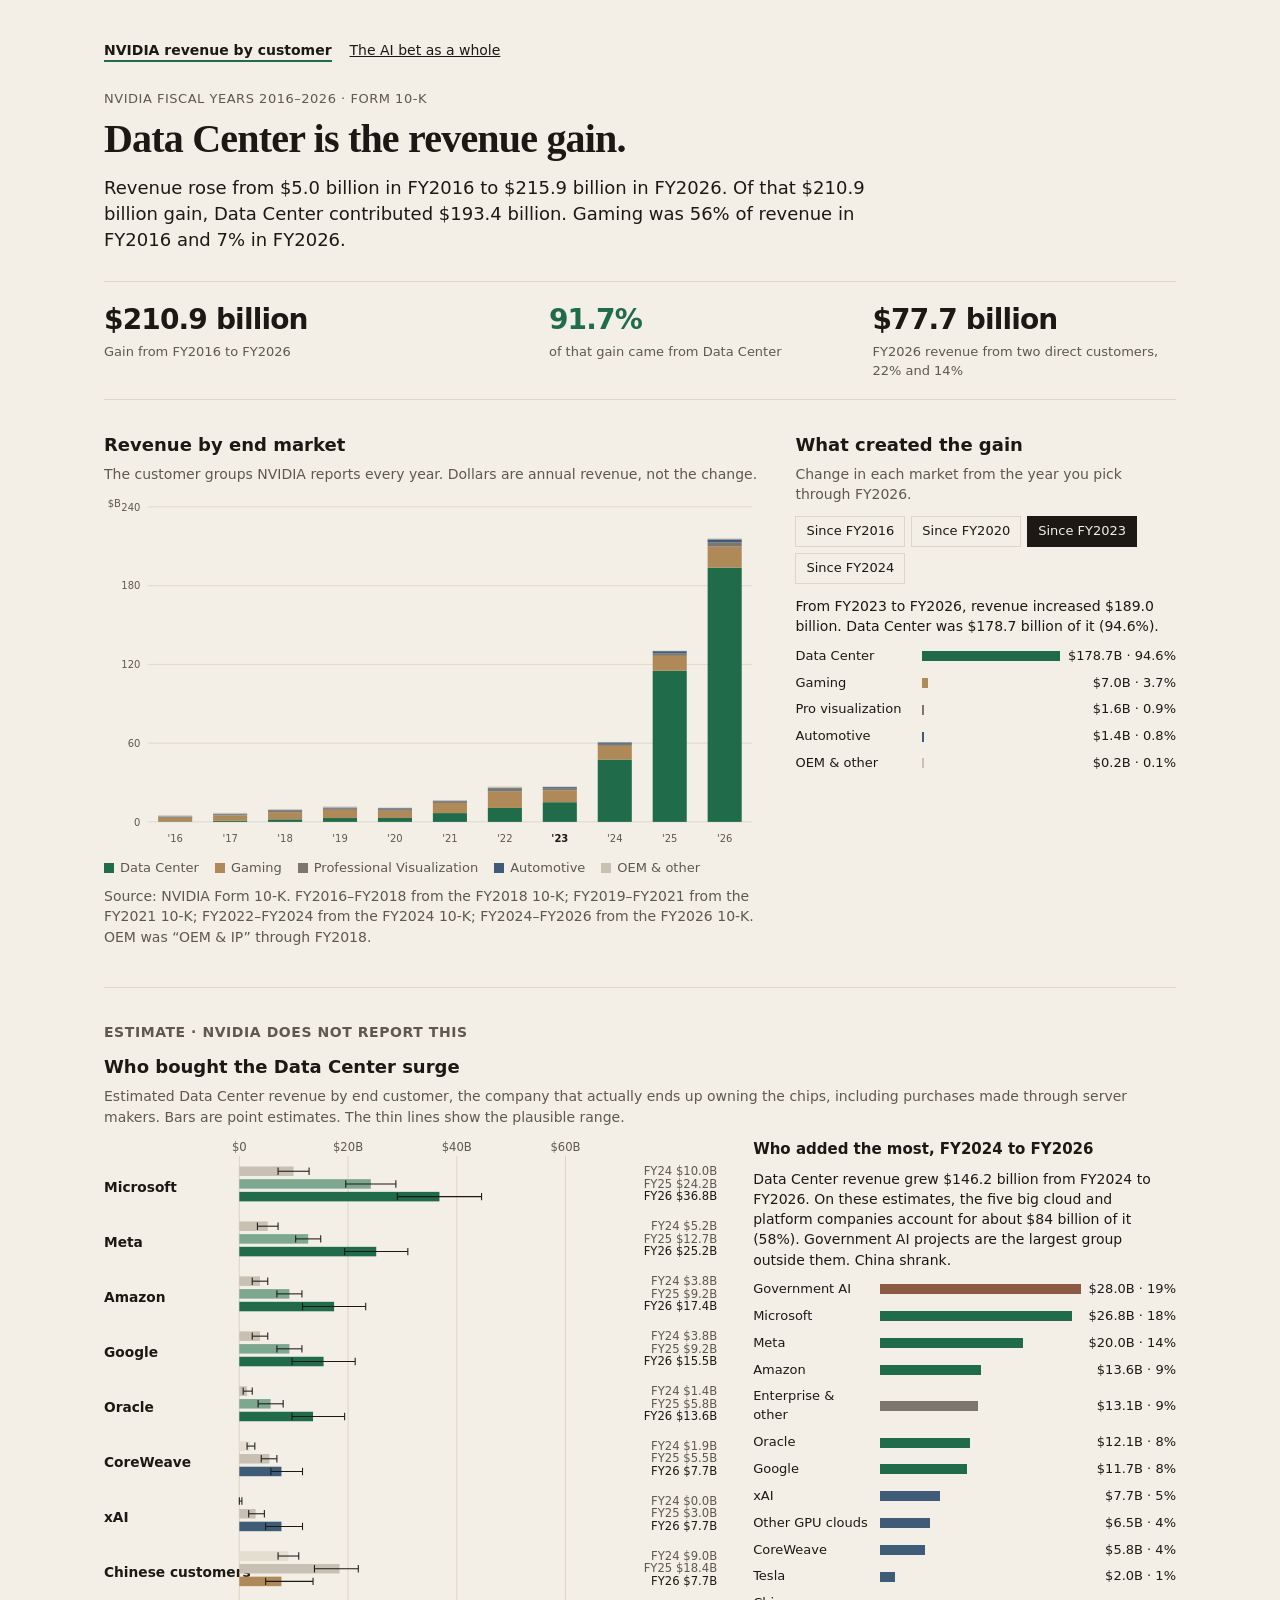
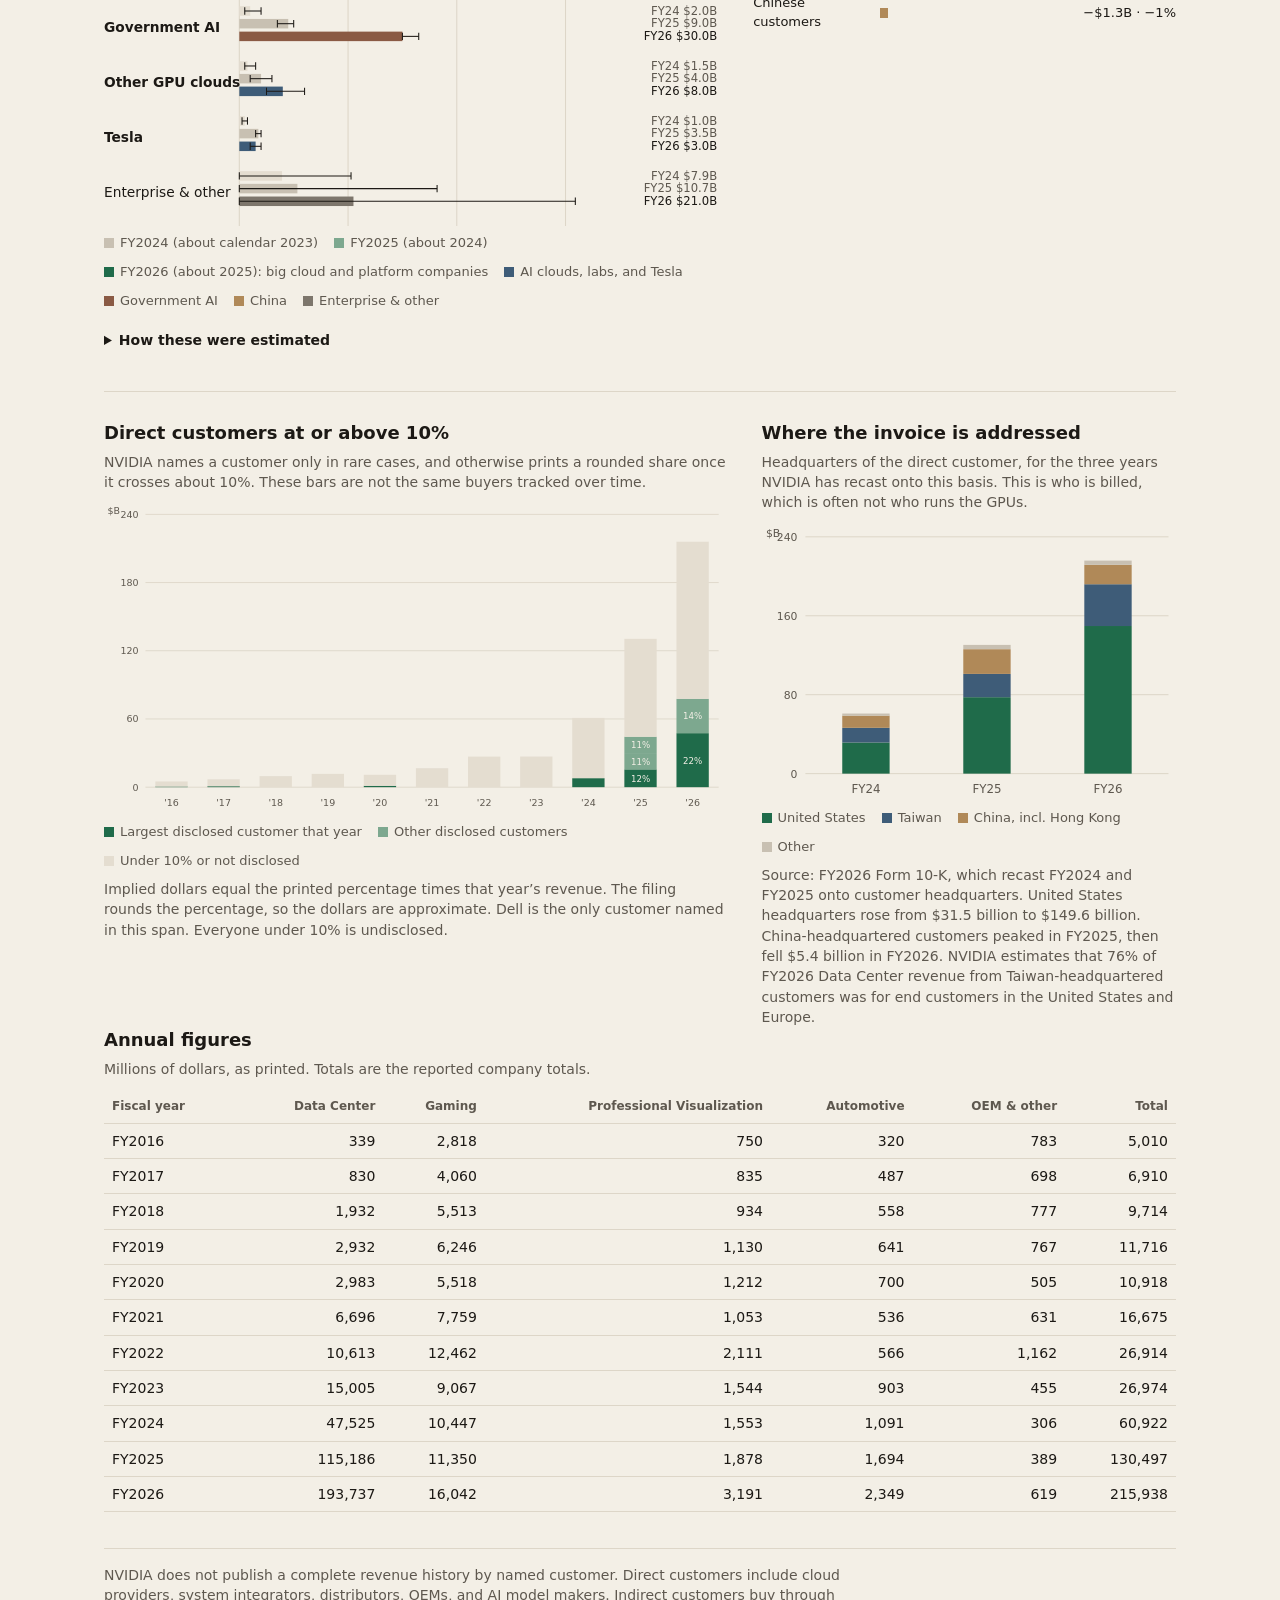
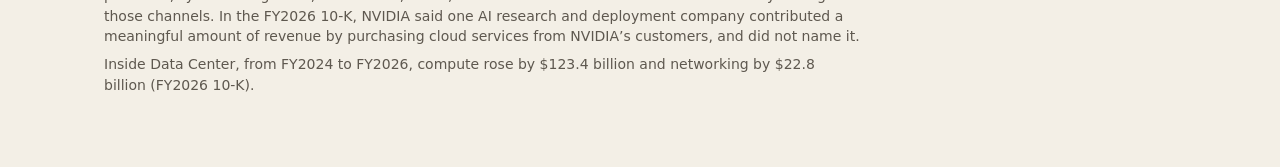
<file: index.html>
<!DOCTYPE html>
<html lang="en">
<head>
  <meta charset="UTF-8" />
  <meta name="viewport" content="width=device-width, initial-scale=1" />
  <title>NVIDIA revenue gain by customer</title>
  <link rel="stylesheet" href="styles.css" />
</head>
<body>
  <main>
    <nav class="sitenav">
      <a href="index.html" aria-current="page">NVIDIA revenue by customer</a>
      <a href="bet.html">The AI bet as a whole</a>
    </nav>

    <header class="mast">
      <p class="kicker">NVIDIA fiscal years 2016–2026 · Form 10-K</p>
      <h1>Data Center is the revenue gain.</h1>
      <p class="lede" id="lede"></p>
    </header>

    <section class="stats" id="stats" aria-label="Headline figures"></section>

    <section class="exhibit">
      <div class="exhibit-main">
        <div class="exhibit-head">
          <h2>Revenue by end market</h2>
          <p>The customer groups NVIDIA reports every year. Dollars are annual revenue, not the change.</p>
        </div>
        <div id="market-chart" class="chart"></div>
        <p class="caption">Source: NVIDIA Form 10-K. FY2016–FY2018 from the FY2018 10-K; FY2019–FY2021 from the FY2021 10-K; FY2022–FY2024 from the FY2024 10-K; FY2024–FY2026 from the FY2026 10-K. OEM was “OEM &amp; IP” through FY2018.</p>
      </div>
      <aside class="gain" id="gain">
        <div class="exhibit-head">
          <h2>What created the gain</h2>
          <p>Change in each market from the year you pick through FY2026.</p>
        </div>
        <div class="baselines" id="baselines" role="group" aria-label="Baseline fiscal year"></div>
        <p class="gain-summary" id="gain-summary"></p>
        <div id="gain-chart"></div>
      </aside>
    </section>

    <section class="estimates">
      <div class="exhibit-head">
        <p class="kicker est-flag">Estimate · NVIDIA does not report this</p>
        <h2>Who bought the Data Center surge</h2>
        <p>Estimated Data Center revenue by end customer, the company that actually ends up owning the chips, including purchases made through server makers. Bars are point estimates. The thin lines show the plausible range.</p>
      </div>
      <div class="est-grid">
        <div>
          <div id="est-chart" class="chart"></div>
        </div>
        <aside>
          <h3>Who added the most, FY2024 to FY2026</h3>
          <p class="gain-summary" id="est-summary"></p>
          <div id="est-gain"></div>
        </aside>
      </div>
      <details class="method">
        <summary>How these were estimated</summary>
        <ul>
          <li><strong>Hyperscalers.</strong> Starting points are Bloomberg analyst estimates (Microsoft about 19% of NVIDIA revenue, Meta 9–10%, Amazon 6–7.5%, Alphabet 5.6–7%) and Omdia’s 2024 Hopper unit counts (Microsoft 485,000, Meta 224,000, Amazon 196,000, Google 169,000, Oracle 125,000). These are reconciled to NVIDIA’s statements that large cloud providers were about 50% of Data Center revenue, and that the top five were “a little over 50%” by the January 2026 quarter. This follows Epoch AI’s published methodology.</li>
          <li><strong>Oracle.</strong> Uses Omdia’s 2024 count, then Oracle’s capex growth (about $11 billion in 2024 to about $35 billion in the year through November 2025) and the Stargate Abilene buildout for OpenAI.</li>
          <li><strong>CoreWeave.</strong> Capex was $2.9 billion in 2023, $8.7 billion in 2024, and $10.3 billion in 2025, with most of it going to NVIDIA systems.</li>
          <li><strong>xAI.</strong> Colossus 1 came online in 2024 with about 100,000 H100s, followed by roughly 200,000 GPUs. Colossus 2 was financed in 2025 with a $20 billion GPU-backed raise.</li>
          <li><strong>China.</strong> China was about 20–25% of Data Center revenue before export controls tightened. H20 sales were $4.6 billion in the April 2025 quarter, and sales then effectively stopped. Customer-headquarters revenue for China was $12.3 billion, $25.0 billion, and $19.7 billion for FY2024–FY2026 across all markets, including gaming.</li>
          <li><strong>Government AI.</strong> This is NVIDIA’s own “sovereign AI” figure: more than $30 billion in FY2026, more than triple the year before, driven mainly by customers based in Canada, France, the Netherlands, Singapore, and the UK. NVIDIA had earlier said the FY2026 total would be more than double FY2025, which puts FY2025 near $9–10 billion. FY2024 is a rough guess because the category was just emerging. NVIDIA counts these by customer location, so national cloud companies such as Nebius (Netherlands) and Nscale (UK) are likely counted here as well as government-funded supercomputers.</li>
          <li><strong>Other GPU clouds.</strong> US AI clouds other than CoreWeave, such as Lambda, Crusoe, Together AI, and Applied Digital, plus smaller labs that buy directly. Their spending is mostly private, so this group has a wide range.</li>
          <li><strong>Tesla.</strong> Elon Musk said Tesla would spend $3–4 billion on NVIDIA hardware in 2024. Tesla finished its 50,000-H100 Cortex cluster in late 2024 and guided to more than $5 billion of AI-related capex in 2025, about two-thirds of which goes to NVIDIA hardware for training clusters.</li>
          <li><strong>Enterprise &amp; other</strong> is whatever remains after everything above: banks, drugmakers, carmakers, telecom companies, national labs and universities, and smaller internet companies, mostly buying through Dell, HPE, Lenovo, and Supermicro. Because it is a remainder, it carries the errors of every other estimate, and its range is the widest.</li>
          <li><strong>OpenAI and Anthropic</strong> mostly rent NVIDIA capacity from Microsoft, Oracle, CoreWeave, Amazon, and Google, so their demand is counted inside those companies.</li>
          <li>Estimates are rounded shares applied to reported Data Center revenue. Treat any single figure as uncertain by several billion dollars.</li>
        </ul>
      </details>
    </section>

    <section class="split">
      <div>
        <div class="exhibit-head">
          <h2>Direct customers at or above 10%</h2>
          <p>NVIDIA names a customer only in rare cases, and otherwise prints a rounded share once it crosses about 10%. These bars are not the same buyers tracked over time.</p>
        </div>
        <div id="customer-chart" class="chart"></div>
        <p class="caption">Implied dollars equal the printed percentage times that year’s revenue. The filing rounds the percentage, so the dollars are approximate. Dell is the only customer named in this span. Everyone under 10% is undisclosed.</p>
      </div>
      <div>
        <div class="exhibit-head">
          <h2>Where the invoice is addressed</h2>
          <p>Headquarters of the direct customer, for the three years NVIDIA has recast onto this basis. This is who is billed, which is often not who runs the GPUs.</p>
        </div>
        <div id="geo-chart"></div>
        <p class="caption">Source: FY2026 Form 10-K, which recast FY2024 and FY2025 onto customer headquarters. United States headquarters rose from $31.5 billion to $149.6 billion. China-headquartered customers peaked in FY2025, then fell $5.4 billion in FY2026. NVIDIA estimates that 76% of FY2026 Data Center revenue from Taiwan-headquartered customers was for end customers in the United States and Europe.</p>
      </div>
    </section>

    <section>
      <div class="exhibit-head">
        <h2>Annual figures</h2>
        <p>Millions of dollars, as printed. Totals are the reported company totals.</p>
      </div>
      <div class="table-wrap">
        <table id="table"></table>
      </div>
    </section>

    <footer>
      <p>NVIDIA does not publish a complete revenue history by named customer. Direct customers include cloud providers, system integrators, distributors, OEMs, and AI model makers. Indirect customers buy through those channels. In the FY2026 10-K, NVIDIA said one AI research and deployment company contributed a meaningful amount of revenue by purchasing cloud services from NVIDIA’s customers, and did not name it.</p>
      <p>Inside Data Center, from FY2024 to FY2026, compute rose by $123.4 billion and networking by $22.8 billion (FY2026 10-K).</p>
    </footer>
  </main>
  <div id="tip" class="tip" hidden></div>
  <script src="data.js"></script>
  <script src="app.js"></script>
</body>
</html>
</file>
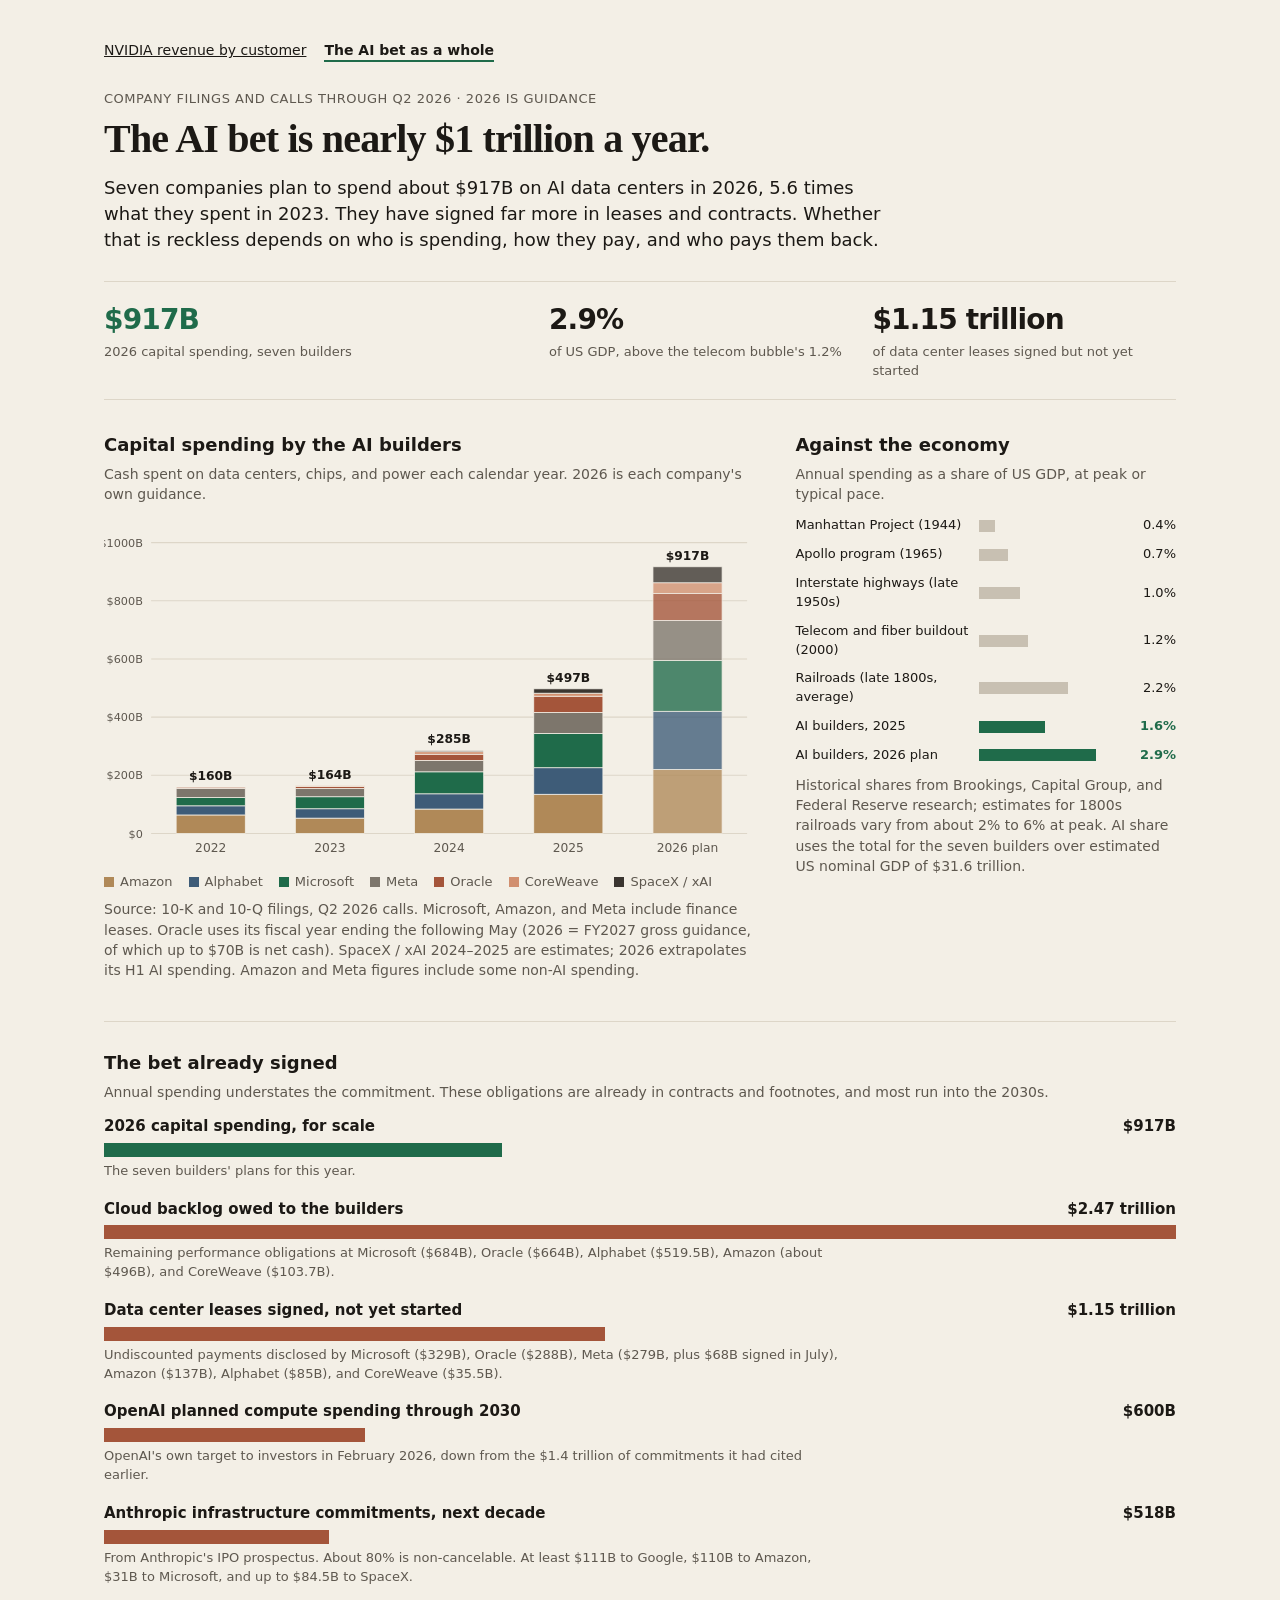
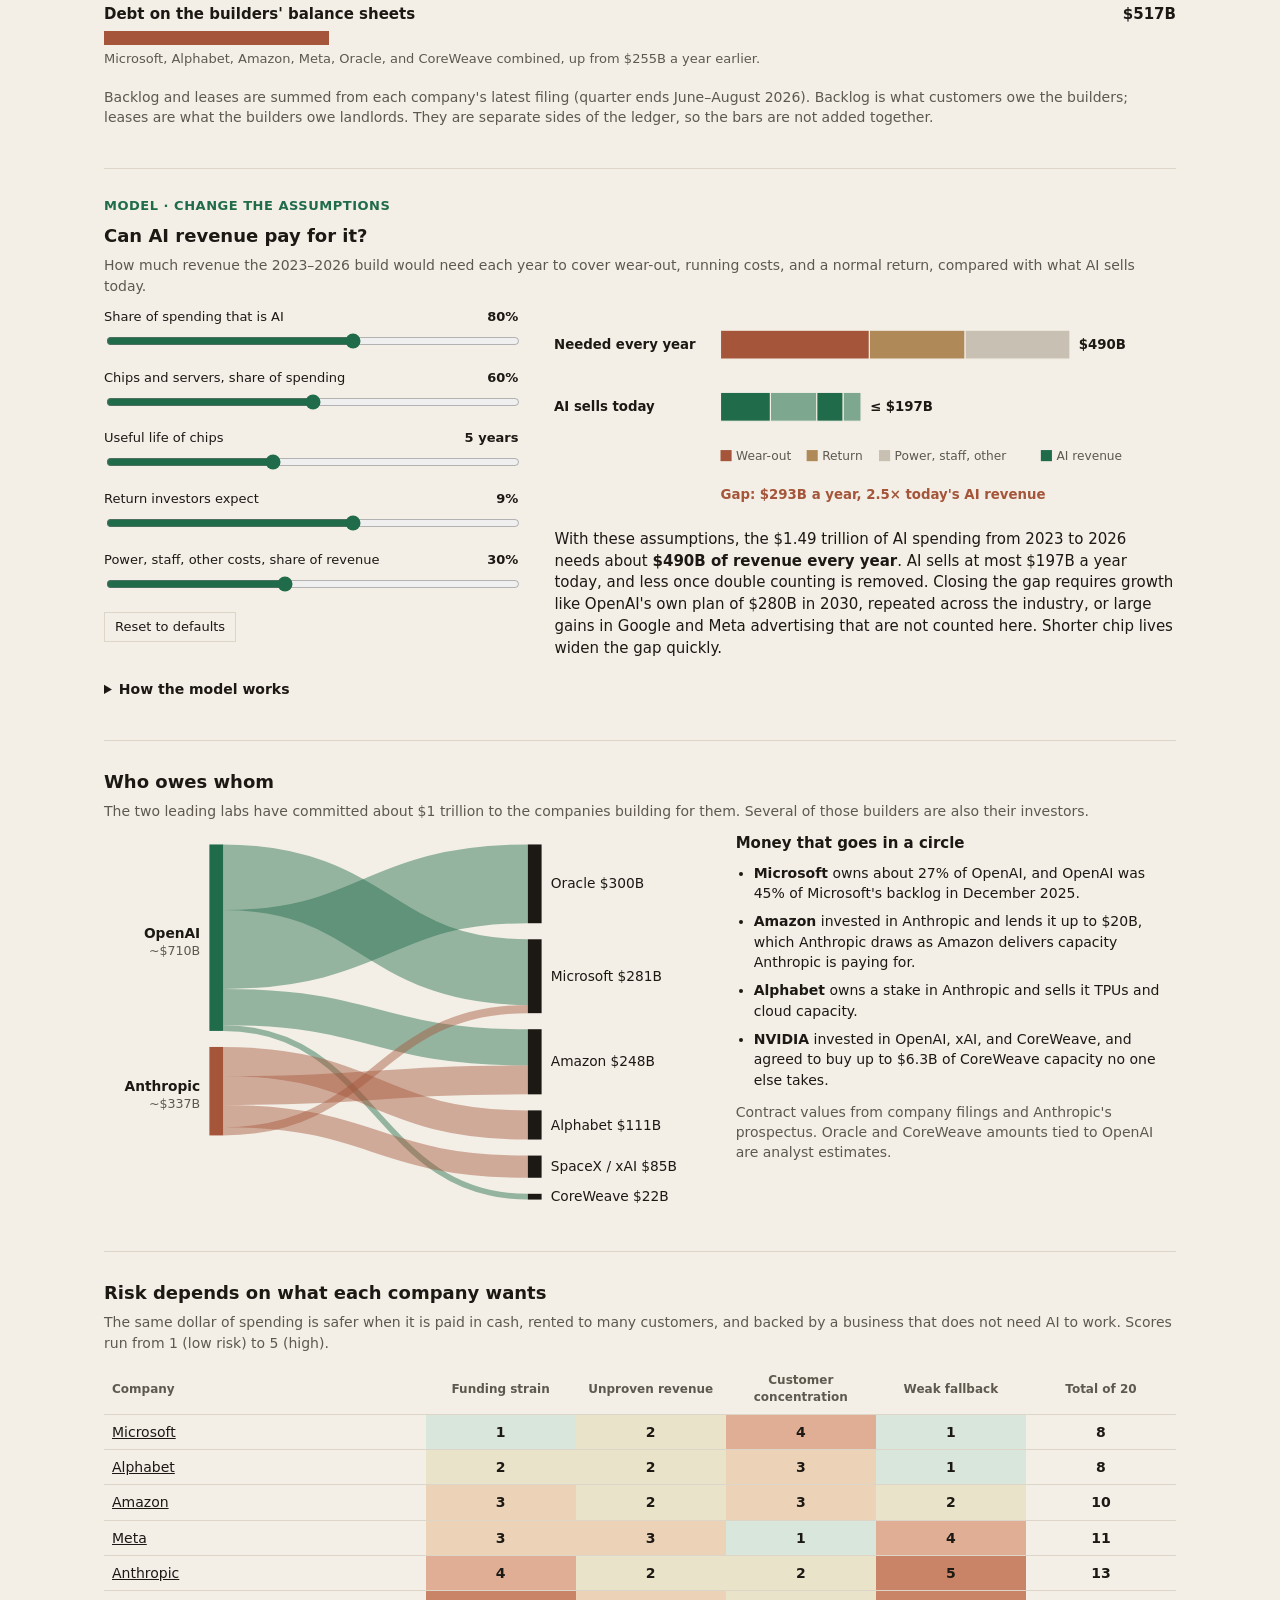
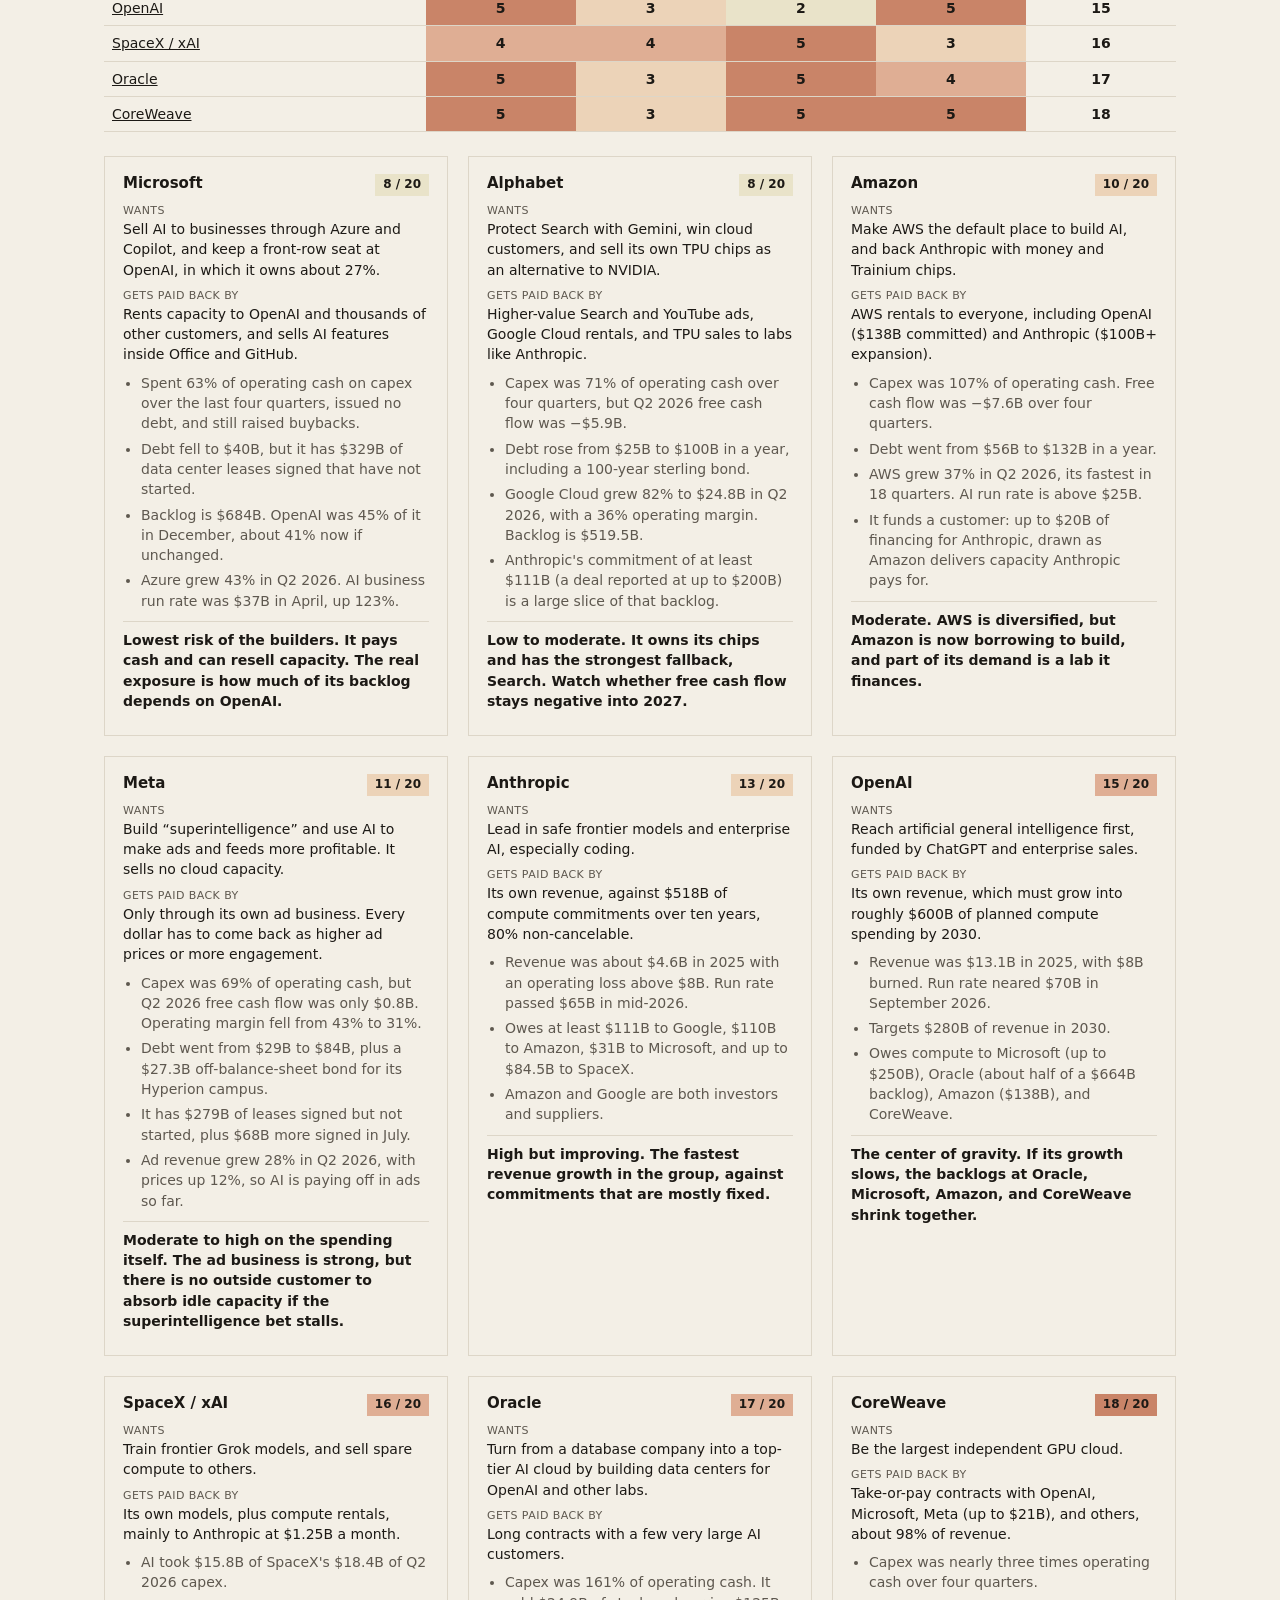
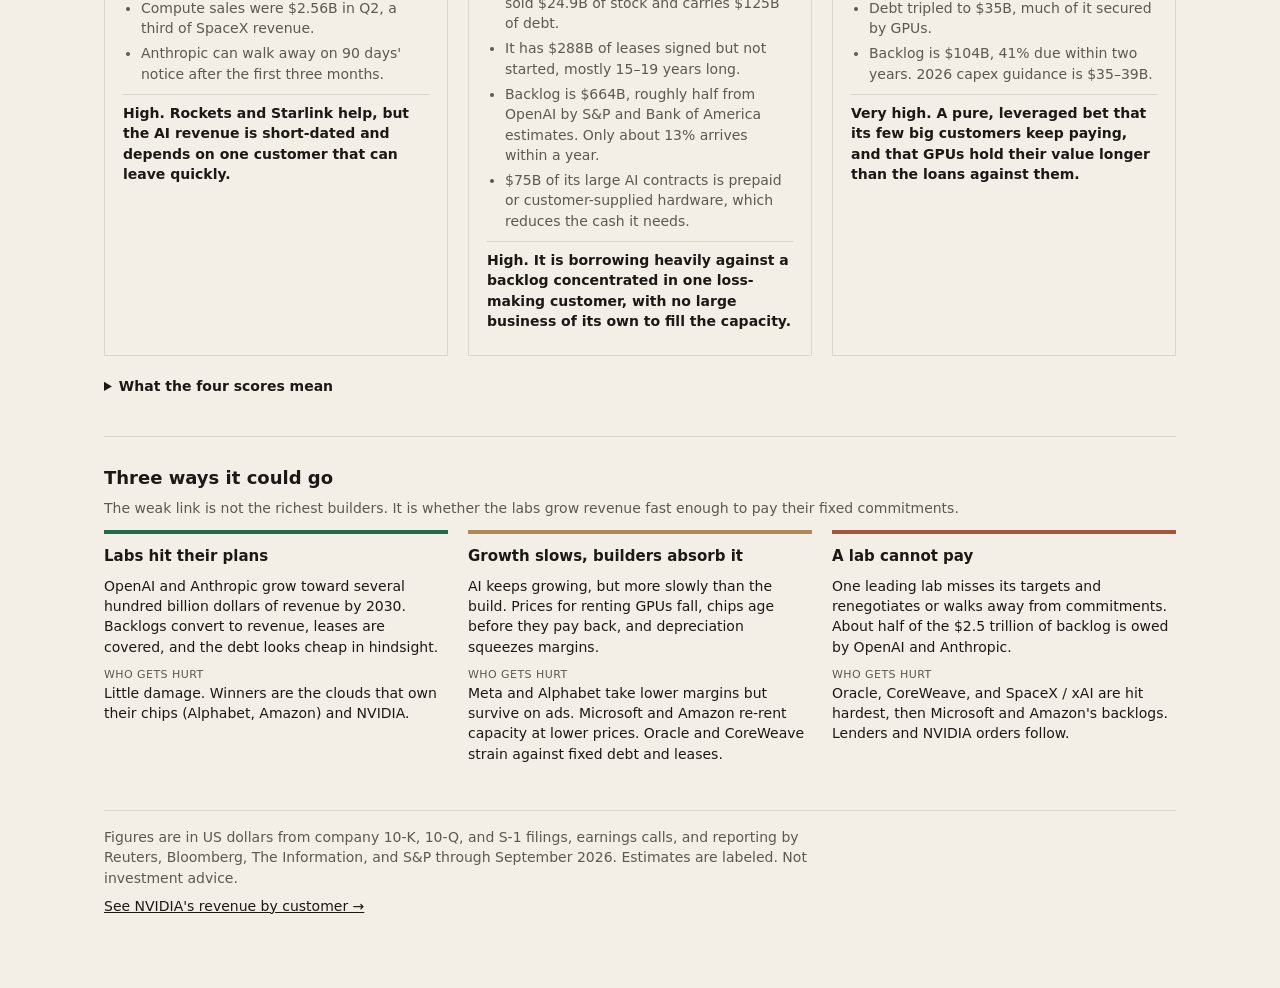
<file: bet.html>
<!DOCTYPE html>
<html lang="en">
<head>
  <meta charset="UTF-8" />
  <meta name="viewport" content="width=device-width, initial-scale=1" />
  <title>The AI bet, sized and stress-tested</title>
  <link rel="stylesheet" href="styles.css" />
</head>
<body>
  <main>
    <nav class="sitenav">
      <a href="index.html">NVIDIA revenue by customer</a>
      <a href="bet.html" aria-current="page">The AI bet as a whole</a>
    </nav>

    <header class="mast">
      <p class="kicker">Company filings and calls through Q2 2026 · 2026 is guidance</p>
      <h1>The AI bet is nearly $1 trillion a year.</h1>
      <p class="lede" id="lede"></p>
    </header>

    <section class="stats" id="stats" aria-label="Headline figures"></section>

    <section class="exhibit">
      <div class="exhibit-main">
        <div class="exhibit-head">
          <h2>Capital spending by the AI builders</h2>
          <p>Cash spent on data centers, chips, and power each calendar year. 2026 is each company's own guidance.</p>
        </div>
        <div id="capex-chart" class="chart"></div>
        <p class="caption">Source: 10-K and 10-Q filings, Q2 2026 calls. Microsoft, Amazon, and Meta include finance leases. Oracle uses its fiscal year ending the following May (2026 = FY2027 gross guidance, of which up to $70B is net cash). SpaceX / xAI 2024–2025 are estimates; 2026 extrapolates its H1 AI spending. Amazon and Meta figures include some non-AI spending.</p>
      </div>
      <aside>
        <div class="exhibit-head">
          <h2>Against the economy</h2>
          <p>Annual spending as a share of US GDP, at peak or typical pace.</p>
        </div>
        <div id="gdp-chart" class="chart"></div>
        <p class="caption">Historical shares from Brookings, Capital Group, and Federal Reserve research; estimates for 1800s railroads vary from about 2% to 6% at peak. AI share uses the total for the seven builders over estimated US nominal GDP of $31.6 trillion.</p>
      </aside>
    </section>

    <section class="block">
      <div class="exhibit-head">
        <h2>The bet already signed</h2>
        <p>Annual spending understates the commitment. These obligations are already in contracts and footnotes, and most run into the 2030s.</p>
      </div>
      <div id="commit-chart"></div>
      <p class="caption">Backlog and leases are summed from each company's latest filing (quarter ends June–August 2026). Backlog is what customers owe the builders; leases are what the builders owe landlords. They are separate sides of the ledger, so the bars are not added together.</p>
    </section>

    <section class="block">
      <p class="kicker"><span class="est-flag">Model · change the assumptions</span></p>
      <div class="exhibit-head">
        <h2>Can AI revenue pay for it?</h2>
        <p>How much revenue the 2023–2026 build would need each year to cover wear-out, running costs, and a normal return, compared with what AI sells today.</p>
      </div>
      <div class="model-grid">
        <div class="controls" id="controls"></div>
        <div>
          <div id="gap-chart" class="chart"></div>
          <p class="gap-summary" id="gap-summary"></p>
        </div>
      </div>
      <details class="method">
        <summary>How the model works</summary>
        <ul>
          <li>Starts from the seven builders' capital spending in 2023–2026, multiplied by the share you set as AI-related.</li>
          <li>Each year it has to recover <strong>wear-out</strong>: the chip and server share spread over the chip life you choose, the buildings and power share over 20 years.</li>
          <li>It also has to earn the <strong>return</strong> you set on the full amount invested, which is what a lender or shareholder expects.</li>
          <li>Electricity, staff, and other <strong>running costs</strong> take the share of revenue you set. Required revenue = (wear-out + return) ÷ (1 − running-cost share).</li>
          <li>AI revenue today counts OpenAI and Anthropic run rates plus Microsoft and AWS AI run rates. These overlap, because lab payments to clouds are counted twice, so the true figure is lower. It excludes AI's effect on Google and Meta advertising, which is real but not reported separately.</li>
          <li>Run rates annualize the latest month or quarter. Recognized revenue for 2025 was far lower: $13.1B at OpenAI and about $4.6B at Anthropic.</li>
        </ul>
      </details>
    </section>

    <section class="block">
      <div class="exhibit-head">
        <h2>Who owes whom</h2>
        <p>The two leading labs have committed about $1 trillion to the companies building for them. Several of those builders are also their investors.</p>
      </div>
      <div class="split-even">
        <div id="flow-chart" class="chart"></div>
        <div class="circle-notes">
          <h3>Money that goes in a circle</h3>
          <ul>
            <li><strong>Microsoft</strong> owns about 27% of OpenAI, and OpenAI was 45% of Microsoft's backlog in December 2025.</li>
            <li><strong>Amazon</strong> invested in Anthropic and lends it up to $20B, which Anthropic draws as Amazon delivers capacity Anthropic is paying for.</li>
            <li><strong>Alphabet</strong> owns a stake in Anthropic and sells it TPUs and cloud capacity.</li>
            <li><strong>NVIDIA</strong> invested in OpenAI, xAI, and CoreWeave, and agreed to buy up to $6.3B of CoreWeave capacity no one else takes.</li>
          </ul>
          <p class="caption">Contract values from company filings and Anthropic's prospectus. Oracle and CoreWeave amounts tied to OpenAI are analyst estimates.</p>
        </div>
      </div>
    </section>

    <section class="block">
      <div class="exhibit-head">
        <h2>Risk depends on what each company wants</h2>
        <p>The same dollar of spending is safer when it is paid in cash, rented to many customers, and backed by a business that does not need AI to work. Scores run from 1 (low risk) to 5 (high).</p>
      </div>
      <div id="risk-matrix" class="table-wrap"></div>
      <div id="risk-cards" class="cards"></div>
      <details class="method">
        <summary>What the four scores mean</summary>
        <ul>
          <li><strong>Funding strain:</strong> how far capex exceeds operating cash, and how fast debt and off-balance-sheet leases are growing.</li>
          <li><strong>Unproven revenue:</strong> how much of the payback is still a forecast rather than revenue already arriving.</li>
          <li><strong>Customer concentration:</strong> how much depends on one or two customers, usually OpenAI or Anthropic.</li>
          <li><strong>Weak fallback:</strong> what happens to the capacity and the company if AI demand disappoints. A cloud with thousands of customers can re-rent it; a company with no other business cannot.</li>
          <li>Scores are judgment calls based on the facts on each card, not a formula.</li>
        </ul>
      </details>
    </section>

    <section class="block">
      <div class="exhibit-head">
        <h2>Three ways it could go</h2>
        <p>The weak link is not the richest builders. It is whether the labs grow revenue fast enough to pay their fixed commitments.</p>
      </div>
      <div class="scenarios" id="scenarios"></div>
    </section>

    <footer>
      <p>Figures are in US dollars from company 10-K, 10-Q, and S-1 filings, earnings calls, and reporting by Reuters, Bloomberg, The Information, and S&amp;P through September 2026. Estimates are labeled. Not investment advice.</p>
      <p><a href="index.html">See NVIDIA's revenue by customer →</a></p>
    </footer>
  </main>
  <div class="tip" id="tip" hidden></div>
  <script src="bet-data.js"></script>
  <script src="bet.js"></script>
</body>
</html>
</file>
<file: styles.css>
:root {
  --paper: #f3efe6;
  --ink: #1c1915;
  --muted: #5e584f;
  --line: #ddd6c8;
  --dc: #1f6b4a;
  --gaming: #b08958;
  --proviz: #7d766c;
  --auto: #3e5c78;
  --oem: #c8c0b2;
  --disclosed: #1f6b4a;
  --other-disclosed: #7da88f;
  --rest: #e4ddd0;
  --us: #1f6b4a;
  --taiwan: #3e5c78;
  --china: #b08958;
  --geo-other: #c8c0b2;
  --sovereign: #8a5a44;
  --amazon: #b08958;
  --alphabet: #3e5c78;
  --microsoft: #1f6b4a;
  --meta: #7d766c;
  --oracle: #a4553a;
  --coreweave: #d18f6f;
  --xai: #3a3530;
  --max: 1120px;
}

* { box-sizing: border-box; }

body {
  margin: 0;
  background: var(--paper);
  color: var(--ink);
  font-family: "Segoe UI", system-ui, sans-serif;
  font-size: 16px;
  line-height: 1.45;
}

main {
  max-width: var(--max);
  margin: 0 auto;
  padding: 40px 24px 64px;
}

.kicker {
  margin: 0 0 8px;
  color: var(--muted);
  font-size: 13px;
  letter-spacing: 0.04em;
  text-transform: uppercase;
}

h1 {
  margin: 0;
  font-family: Palatino, "Palatino Linotype", Georgia, serif;
  font-size: 40px;
  font-weight: 600;
  letter-spacing: -0.02em;
  line-height: 1.1;
}

h2 {
  margin: 0;
  font-size: 18px;
  font-weight: 650;
}

.lede {
  max-width: 68ch;
  margin: 14px 0 0;
  font-size: 18px;
}

.stats {
  display: grid;
  grid-template-columns: 1.4fr 1fr 1fr;
  gap: 20px;
  margin: 28px 0 8px;
  padding: 18px 0;
  border-top: 1px solid var(--line);
  border-bottom: 1px solid var(--line);
}

.stat .value {
  font-variant-numeric: tabular-nums;
  font-size: 28px;
  font-weight: 650;
  letter-spacing: -0.03em;
}

.stat .value.accent { color: var(--dc); }

.stat .label {
  color: var(--muted);
  font-size: 13px;
  margin-top: 2px;
}

.exhibit {
  display: grid;
  grid-template-columns: 1.55fr 0.9fr;
  gap: 36px;
  margin-top: 32px;
}

.exhibit-head p,
.caption,
footer p,
.gain-summary {
  color: var(--muted);
  font-size: 14px;
}

.exhibit-head p { margin: 6px 0 12px; }

.chart svg, #gain-chart svg, #geo-chart svg {
  display: block;
  width: 100%;
  height: auto;
}

.caption { margin: 8px 0 0; }

.gain {
  padding-top: 0;
}

.baselines {
  display: flex;
  flex-wrap: wrap;
  gap: 6px;
  margin-bottom: 12px;
}

.baselines button {
  border: 1px solid var(--line);
  background: transparent;
  color: var(--ink);
  font: inherit;
  font-size: 13px;
  padding: 5px 10px;
  cursor: pointer;
}

.baselines button[aria-pressed="true"] {
  background: var(--ink);
  color: var(--paper);
  border-color: var(--ink);
}

.gain-summary {
  margin: 0 0 10px;
  color: var(--ink);
}

.gain-row {
  display: grid;
  grid-template-columns: 7.4rem minmax(2.5rem, 1fr) auto;
  gap: 8px;
  align-items: center;
  margin: 8px 0;
  font-size: 13px;
}

.gain-track { display: block; }

.gain-bar {
  display: block;
  height: 10px;
  min-width: 2px;
}

.gain-val {
  font-variant-numeric: tabular-nums;
  white-space: nowrap;
}

.estimates {
  margin-top: 40px;
  padding-top: 28px;
  border-top: 1px solid var(--line);
}

.est-flag {
  color: var(--dc);
  font-weight: 600;
}

.est-grid {
  display: grid;
  grid-template-columns: 1.45fr 1fr;
  gap: 36px;
}

h3 {
  margin: 0 0 8px;
  font-size: 15px;
  font-weight: 650;
}

.method {
  margin-top: 20px;
  font-size: 14px;
  color: var(--muted);
}

.method summary {
  cursor: pointer;
  color: var(--ink);
  font-weight: 600;
}

.method ul {
  margin: 10px 0 0;
  padding-left: 18px;
  max-width: 90ch;
}

.method li { margin-bottom: 6px; }

.method strong { color: var(--ink); }

.split {
  display: grid;
  grid-template-columns: 1.2fr 0.8fr;
  gap: 36px;
  margin-top: 40px;
  padding-top: 28px;
  border-top: 1px solid var(--line);
}

.table-wrap {
  overflow-x: auto;
  margin-top: 8px;
}

table {
  width: 100%;
  border-collapse: collapse;
  font-variant-numeric: tabular-nums;
  font-size: 14px;
}

th, td {
  text-align: right;
  padding: 7px 8px;
  border-bottom: 1px solid var(--line);
  white-space: nowrap;
}

th:first-child, td:first-child { text-align: left; }

th {
  font-weight: 600;
  color: var(--muted);
  font-size: 12px;
}

footer {
  margin-top: 36px;
  padding-top: 16px;
  border-top: 1px solid var(--line);
}

footer p { margin: 0 0 8px; max-width: 85ch; }

.tip {
  position: fixed;
  z-index: 2;
  pointer-events: none;
  background: var(--ink);
  color: var(--paper);
  padding: 8px 10px;
  font-size: 13px;
  max-width: 260px;
}

.tip strong { font-weight: 650; }

.legend {
  display: flex;
  flex-wrap: wrap;
  gap: 10px 16px;
  margin-top: 8px;
  font-size: 13px;
  color: var(--muted);
}

.swatch {
  display: inline-block;
  width: 10px;
  height: 10px;
  margin-right: 6px;
  vertical-align: -1px;
}

.sitenav {
  display: flex;
  flex-wrap: wrap;
  gap: 18px;
  margin-bottom: 28px;
  font-size: 14px;
}

.sitenav a, footer a { color: var(--ink); }

.sitenav a[aria-current="page"] {
  font-weight: 650;
  text-decoration: none;
  border-bottom: 2px solid var(--dc);
}

.block {
  margin-top: 40px;
  padding-top: 28px;
  border-top: 1px solid var(--line);
}

.hbar-row {
  display: grid;
  grid-template-columns: 11rem minmax(2rem, 1fr) 3rem;
  gap: 8px;
  align-items: center;
  margin: 10px 0;
  font-size: 13px;
}

.hbar-track { display: block; }
.hbar { display: block; height: 12px; min-width: 2px; }
.hbar-val { text-align: right; font-variant-numeric: tabular-nums; }
.hbar-val.strong { font-weight: 650; color: var(--dc); }

.commit-row { margin: 14px 0 18px; }

.commit-head {
  display: flex;
  justify-content: space-between;
  gap: 12px;
  font-size: 15px;
}

.commit-label { font-weight: 600; }
.commit-val { font-variant-numeric: tabular-nums; font-weight: 650; white-space: nowrap; }
.commit-track { display: block; margin: 5px 0; }
.commit-bar { display: block; height: 14px; background: var(--oracle); }
.commit-bar.scale { background: var(--dc); }

.commit-note {
  margin: 0;
  max-width: 90ch;
  color: var(--muted);
  font-size: 13px;
}

.model-grid {
  display: grid;
  grid-template-columns: 0.8fr 1.2fr;
  gap: 36px;
  align-items: start;
}

.control { display: block; margin-bottom: 14px; font-size: 13px; }

.control-head {
  display: flex;
  justify-content: space-between;
  gap: 8px;
  margin-bottom: 4px;
}

.control output { font-weight: 650; font-variant-numeric: tabular-nums; }
.control input { width: 100%; accent-color: var(--dc); }

.reset {
  border: 1px solid var(--line);
  background: transparent;
  color: var(--ink);
  font: inherit;
  font-size: 13px;
  padding: 5px 10px;
  cursor: pointer;
}

.gap-summary { margin: 10px 0 0; font-size: 15px; max-width: 70ch; }

.split-even {
  display: grid;
  grid-template-columns: 1.15fr 0.85fr;
  gap: 36px;
  align-items: start;
}

.circle-notes ul {
  margin: 0 0 12px;
  padding-left: 18px;
  font-size: 14px;
}

.circle-notes li { margin-bottom: 8px; }

table.risk td.score {
  text-align: center;
  font-weight: 650;
  width: 14%;
}

table.risk th:not(:first-child) { text-align: center; white-space: normal; }
table.risk td.total { background: transparent; }
table.risk a { color: var(--ink); }

.cards {
  display: grid;
  grid-template-columns: repeat(auto-fill, minmax(320px, 1fr));
  gap: 20px;
  margin-top: 24px;
}

.card {
  border: 1px solid var(--line);
  padding: 16px 18px;
  font-size: 14px;
}

.card p { margin: 0 0 8px; }
.card ul { margin: 6px 0 10px; padding-left: 18px; color: var(--muted); }
.card li { margin-bottom: 5px; }

.card-head {
  display: flex;
  justify-content: space-between;
  align-items: baseline;
  gap: 8px;
}

.card-score {
  font-size: 12px;
  font-weight: 650;
  padding: 2px 8px;
  white-space: nowrap;
}

.card-k {
  display: block;
  color: var(--muted);
  font-size: 11px;
  letter-spacing: 0.04em;
  text-transform: uppercase;
}

.verdict {
  padding-top: 8px;
  border-top: 1px solid var(--line);
  font-weight: 600;
}

.scenarios {
  display: grid;
  grid-template-columns: repeat(3, 1fr);
  gap: 20px;
}

.scenario {
  border-top: 4px solid var(--line);
  padding-top: 12px;
  font-size: 14px;
}

.scenario p { margin: 0 0 10px; }

@media (max-width: 860px) {
  h1 { font-size: 32px; }
  .stats, .exhibit, .split, .est-grid, .model-grid, .split-even, .scenarios { grid-template-columns: 1fr; }
  main { padding: 28px 16px 48px; }
}
</file>
